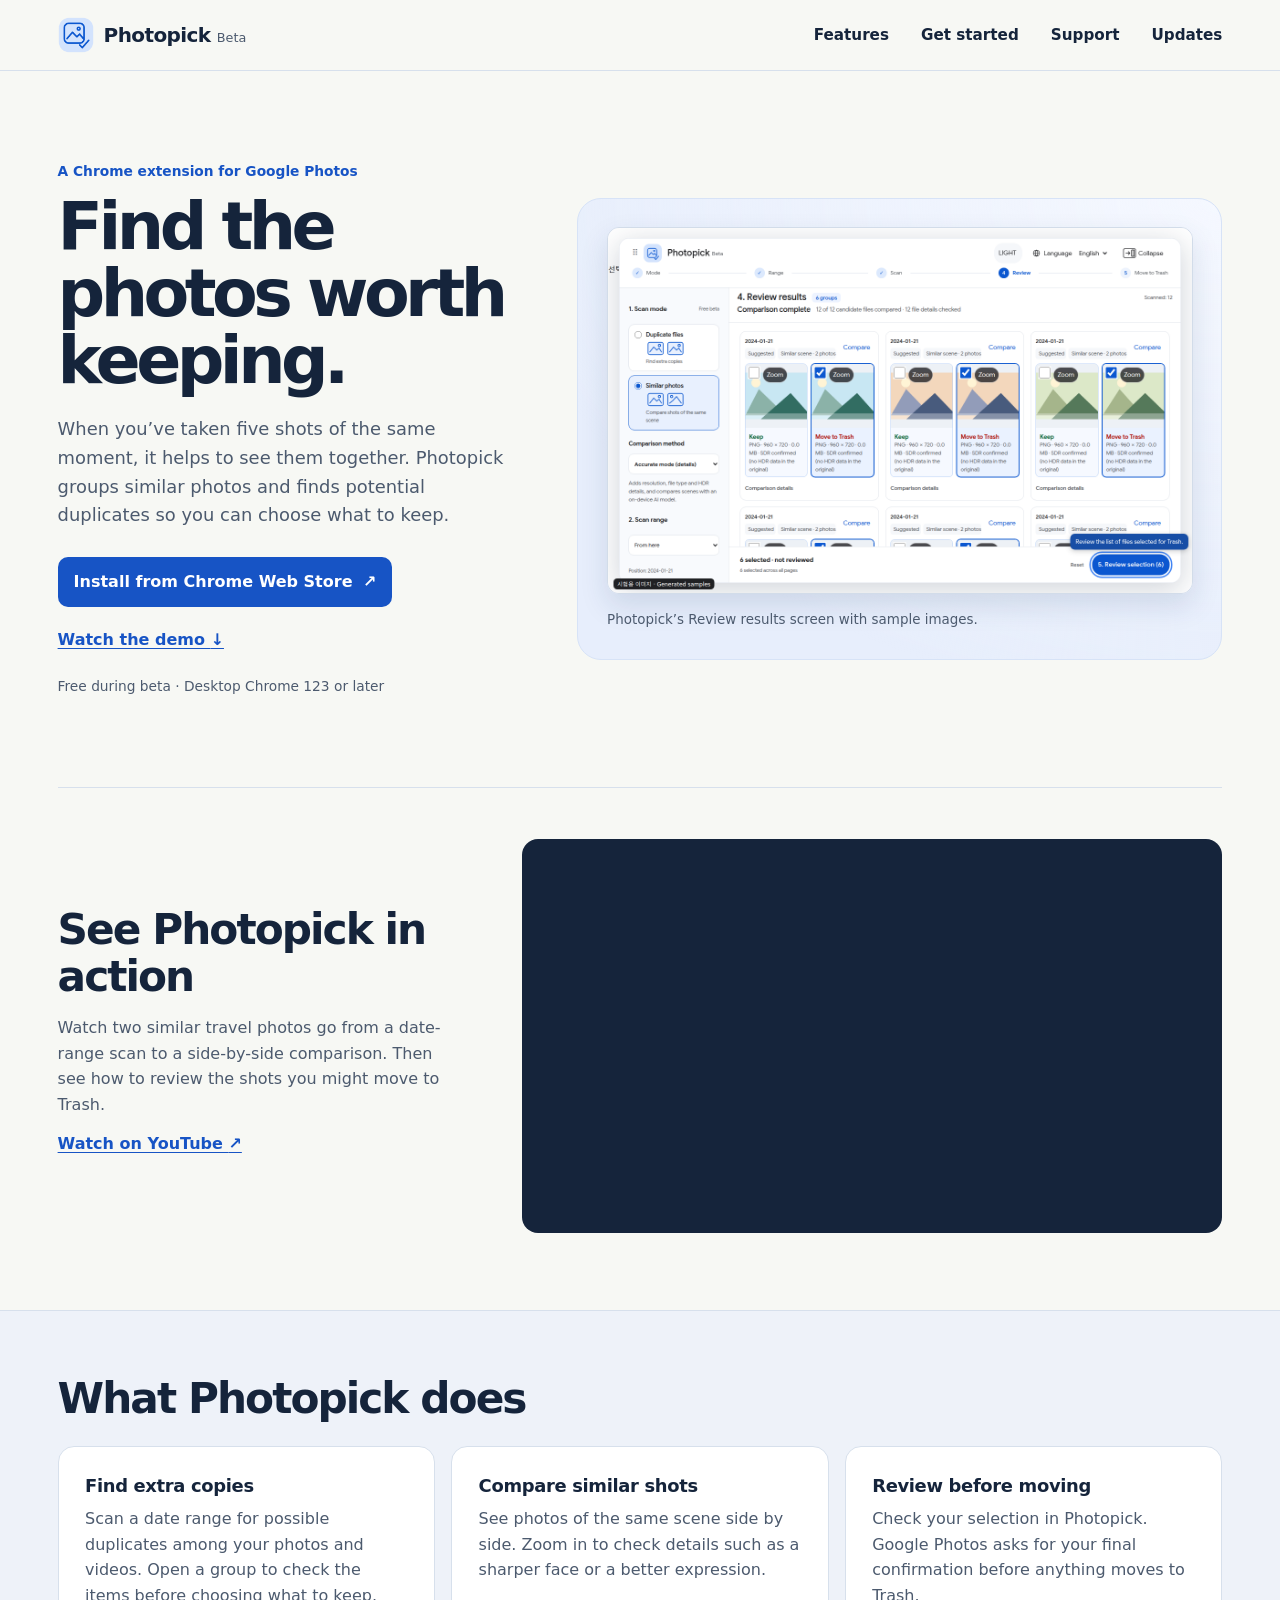
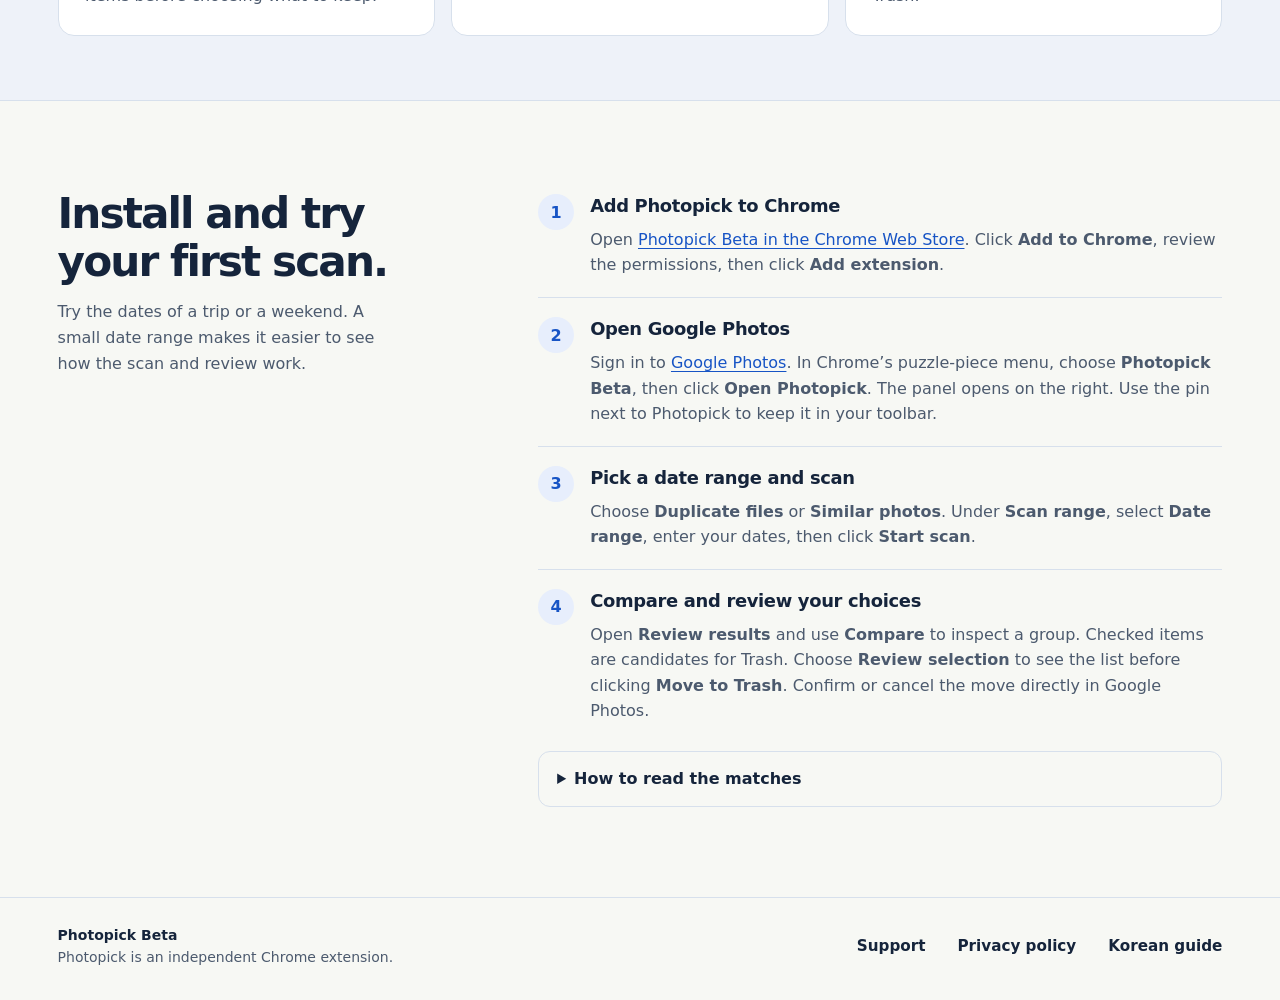
<file: index.html>
<!doctype html>
<html lang="en">
<head>
  <meta charset="utf-8">
  <meta name="viewport" content="width=device-width, initial-scale=1">
  <title>Photopick Beta | Compare and organize your Google Photos</title>
  <meta name="description" content="Find duplicate files and compare similar photos side by side. Install Photopick Beta for desktop Chrome and learn how to review your first set of photos.">
  <link rel="canonical" href="https://ycshinbass.github.io/photopick-support/">
  <link rel="icon" href="assets/photopick.png" type="image/png">
  <link rel="stylesheet" href="home.css">
</head>
<body>
  <a class="skip-link" href="#en">Skip to content</a>
  <header class="site-header">
    <div class="wrap header-inner">
      <a class="brand" href="./">
        <img src="assets/photopick.png" width="36" height="36" alt="">
        <span>Photopick <small>Beta</small></span>
      </a>
      <nav aria-label="Main navigation">
        <a href="#features">Features</a>
        <a href="#get-started">Get started</a>
        <a href="support.html#en">Support</a>
        <a href="updates.html">Updates</a>
      </nav>
    </div>
  </header>

  <main id="en" tabindex="-1">
    <section class="hero wrap" aria-labelledby="page-title">
      <div>
        <p class="eyebrow">A Chrome extension for Google Photos</p>
        <h1 id="page-title">Find the photos worth keeping.</h1>
        <p class="intro">When you’ve taken five shots of the same moment, it helps to see them together. Photopick groups similar photos and finds potential duplicates so you can choose what to keep.</p>
        <div class="actions">
          <a class="button" href="https://chromewebstore.google.com/detail/photopick-beta/kfdidcpjlmglkmmcmikgjlmopjfedipi?hl=en">Install from Chrome Web Store <span aria-hidden="true">↗</span></a>
          <a class="text-link" href="#demo">Watch the demo <span aria-hidden="true">↓</span></a>
        </div>
        <p class="availability">Free during beta · Desktop Chrome 123 or later</p>
      </div>

      <figure class="product">
        <a href="assets/review-results.png" aria-label="Open the full-size screenshot of Photopick’s Review results screen">
          <img src="assets/review-results.png" width="1280" height="800" alt="Photopick’s Review results screen showing pairs of similar photos with Keep and Move to Trash labels">
        </a>
        <figcaption>Photopick’s Review results screen with sample images.</figcaption>
      </figure>
    </section>

    <section class="video-tour wrap" id="demo" aria-labelledby="demo-title">
      <div class="tour-intro">
        <h2 id="demo-title">See Photopick in action</h2>
        <p>Watch two similar travel photos go from a date-range scan to a side-by-side comparison. Then see how to review the shots you might move to Trash.</p>
        <a class="text-link" href="https://www.youtube.com/watch?v=dmz6d0GBWeU">Watch on YouTube <span aria-hidden="true">↗</span></a>
      </div>
      <iframe
        class="demo-player"
        src="https://www.youtube-nocookie.com/embed/dmz6d0GBWeU?cc_lang_pref=en&amp;hl=en"
        title="Photopick demo: Compare similar photos in Google Photos"
        width="960" height="540"
        loading="lazy"
        referrerpolicy="strict-origin-when-cross-origin"
        allow="encrypted-media; picture-in-picture; fullscreen"
        allowfullscreen>
      </iframe>
    </section>

    <section class="features" id="features" aria-labelledby="features-title">
      <div class="wrap">
        <h2 id="features-title">What Photopick does</h2>
        <div class="feature-grid">
          <article>
            <h3>Find extra copies</h3>
            <p>Scan a date range for possible duplicates among your photos and videos. Open a group to check the items before choosing what to keep.</p>
          </article>
          <article>
            <h3>Compare similar shots</h3>
            <p>See photos of the same scene side by side. Zoom in to check details such as a sharper face or a better expression.</p>
          </article>
          <article>
            <h3>Review before moving</h3>
            <p>Check your selection in Photopick. Google Photos asks for your final confirmation before anything moves to Trash.</p>
          </article>
        </div>
      </div>
    </section>

    <section class="quick-start wrap" id="get-started" aria-labelledby="start-title">
      <div class="start-intro">
        <h2 id="start-title">Install and try your first scan.</h2>
        <p>Try the dates of a trip or a weekend. A small date range makes it easier to see how the scan and review work.</p>
      </div>
      <div>
        <ol class="steps">
          <li>
            <h3>Add Photopick to Chrome</h3>
            <p>Open <a href="https://chromewebstore.google.com/detail/photopick-beta/kfdidcpjlmglkmmcmikgjlmopjfedipi?hl=en">Photopick Beta in the Chrome Web Store</a>. Click <strong>Add to Chrome</strong>, review the permissions, then click <strong>Add extension</strong>.</p>
          </li>
          <li>
            <h3>Open Google Photos</h3>
            <p>Sign in to <a href="https://photos.google.com/">Google Photos</a>. In Chrome’s puzzle-piece menu, choose <strong>Photopick Beta</strong>, then click <strong>Open Photopick</strong>. The panel opens on the right. Use the pin next to Photopick to keep it in your toolbar.</p>
          </li>
          <li>
            <h3>Pick a date range and scan</h3>
            <p>Choose <strong>Duplicate files</strong> or <strong>Similar photos</strong>. Under <strong>Scan range</strong>, select <strong>Date range</strong>, enter your dates, then click <strong>Start scan</strong>.</p>
          </li>
          <li>
            <h3>Compare and review your choices</h3>
            <p>Open <strong>Review results</strong> and use <strong>Compare</strong> to inspect a group. Checked items are candidates for Trash. Choose <strong>Review selection</strong> to see the list before clicking <strong>Move to Trash</strong>. Confirm or cancel the move directly in Google Photos.</p>
          </li>
        </ol>

        <details>
          <summary>How to read the matches</summary>
          <p>Fast mode compares previews. Accurate mode can also check available file details such as dimensions, file type and HDR information. Matching previews can come from different originals, so look at the file details and the images before deciding. For videos, review any parts you care about in Google Photos.</p>
          <p>Use <strong>Review needed</strong> to find groups that need a closer look and <strong>Refresh photo details</strong> to check a group again. If you move the wrong item, open Google Photos Trash and restore it while it is still there.</p>
        </details>
      </div>
    </section>
  </main>

  <footer class="site-footer">
    <div class="wrap footer-inner">
      <p><strong>Photopick Beta</strong><br>Photopick is an independent Chrome extension.</p>
      <nav aria-label="Help and information">
        <a href="support.html#en">Support</a>
        <a href="privacy.html#en">Privacy policy</a>
        <a id="ko" href="guide-ko.html">Korean guide</a>
      </nav>
    </div>
  </footer>
</body>
</html>
</file>
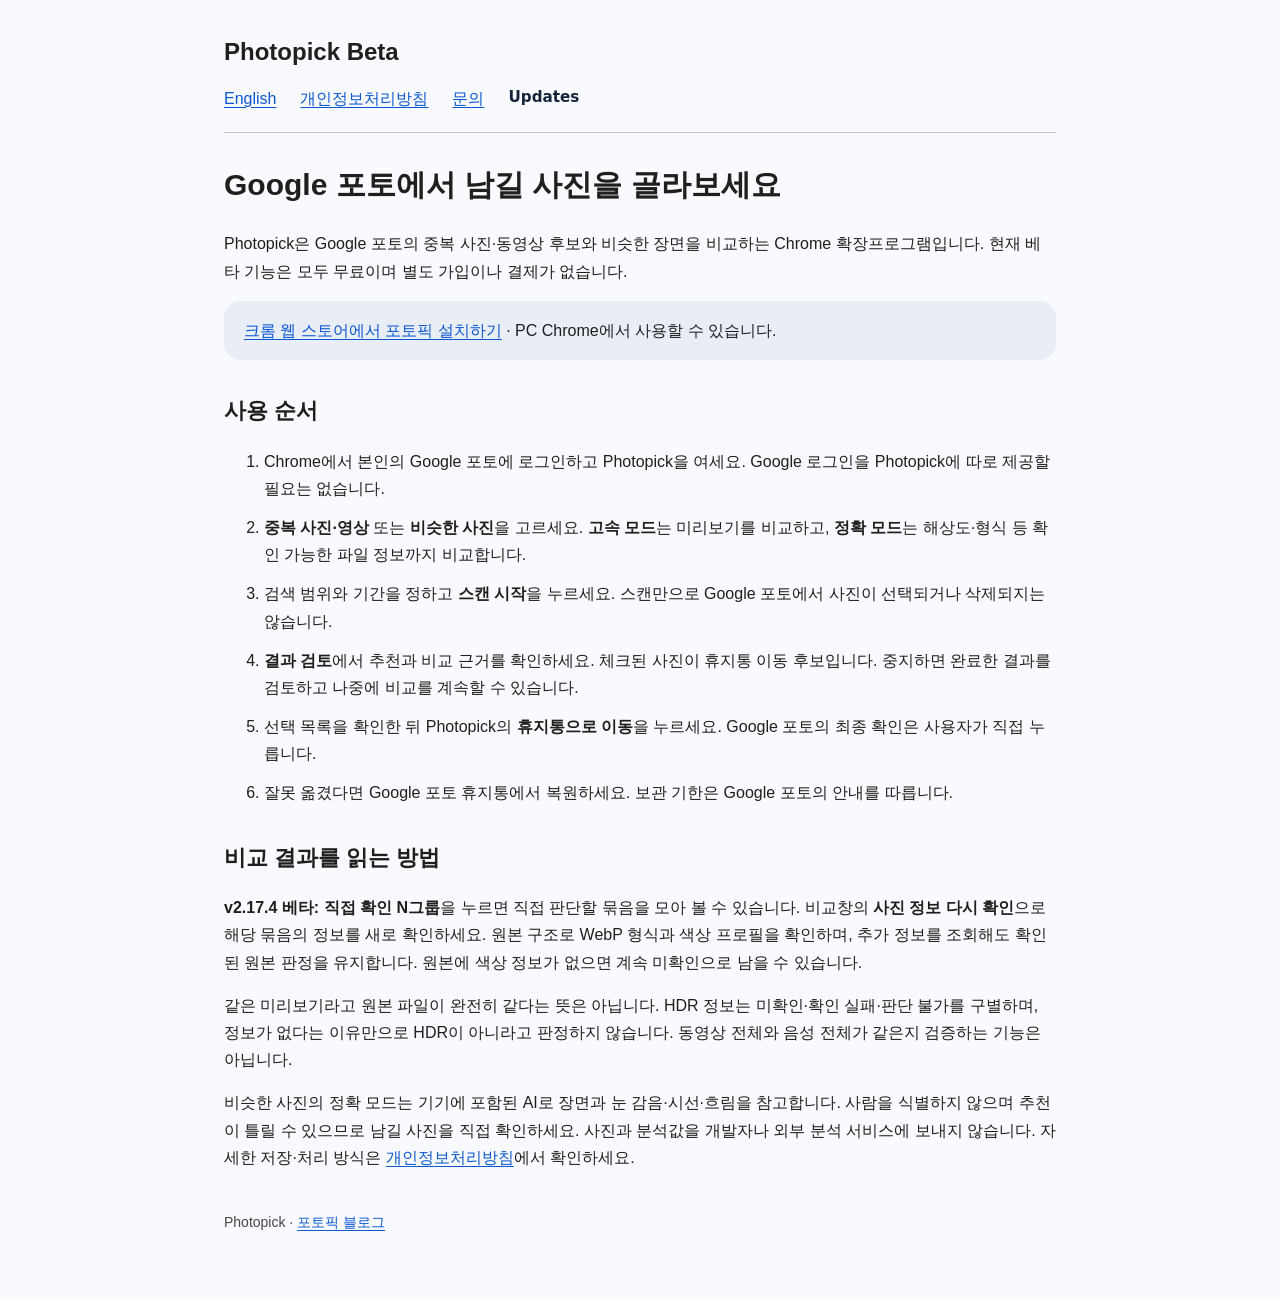
<file: guide-ko.html>
<!doctype html><html lang="ko"><head><meta charset="utf-8"><meta name="viewport" content="width=device-width,initial-scale=1"><title>포토픽 베타 | 한국어 사용 안내</title><link rel="stylesheet" href="site.css"></head><body><main><header><a href="./">Photopick Beta</a><nav aria-label="메뉴"><a href="./">English</a><a href="privacy.html#ko">개인정보처리방침</a><a href="support.html#ko">문의</a><a class="updates-link" href="updates.html" lang="en">Updates</a></nav></header>
<section id="ko" lang="ko"><h1>Google 포토에서 남길 사진을 골라보세요</h1><p>Photopick은 Google 포토의 중복 사진·동영상 후보와 비슷한 장면을 비교하는 Chrome 확장프로그램입니다. 현재 베타 기능은 모두 무료이며 별도 가입이나 결제가 없습니다.</p><p class="note"><a href="https://chromewebstore.google.com/detail/photopick-beta/kfdidcpjlmglkmmcmikgjlmopjfedipi?hl=ko">크롬 웹 스토어에서 포토픽 설치하기</a> · PC Chrome에서 사용할 수 있습니다.</p>
<h2>사용 순서</h2><ol><li>Chrome에서 본인의 Google 포토에 로그인하고 Photopick을 여세요. Google 로그인을 Photopick에 따로 제공할 필요는 없습니다.</li><li><strong>중복 사진·영상</strong> 또는 <strong>비슷한 사진</strong>을 고르세요. <strong>고속 모드</strong>는 미리보기를 비교하고, <strong>정확 모드</strong>는 해상도·형식 등 확인 가능한 파일 정보까지 비교합니다.</li><li>검색 범위와 기간을 정하고 <strong>스캔 시작</strong>을 누르세요. 스캔만으로 Google 포토에서 사진이 선택되거나 삭제되지는 않습니다.</li><li><strong>결과 검토</strong>에서 추천과 비교 근거를 확인하세요. 체크된 사진이 휴지통 이동 후보입니다. 중지하면 완료한 결과를 검토하고 나중에 비교를 계속할 수 있습니다.</li><li>선택 목록을 확인한 뒤 Photopick의 <strong>휴지통으로 이동</strong>을 누르세요. Google 포토의 최종 확인은 사용자가 직접 누릅니다.</li><li>잘못 옮겼다면 Google 포토 휴지통에서 복원하세요. 보관 기한은 Google 포토의 안내를 따릅니다.</li></ol>
<h2>비교 결과를 읽는 방법</h2><p><strong>v2.17.4 베타:</strong> <strong>직접 확인 N그룹</strong>을 누르면 직접 판단할 묶음을 모아 볼 수 있습니다. 비교창의 <strong>사진 정보 다시 확인</strong>으로 해당 묶음의 정보를 새로 확인하세요. 원본 구조로 WebP 형식과 색상 프로필을 확인하며, 추가 정보를 조회해도 확인된 원본 판정을 유지합니다. 원본에 색상 정보가 없으면 계속 미확인으로 남을 수 있습니다.</p><p>같은 미리보기라고 원본 파일이 완전히 같다는 뜻은 아닙니다. HDR 정보는 미확인·확인 실패·판단 불가를 구별하며, 정보가 없다는 이유만으로 HDR이 아니라고 판정하지 않습니다. 동영상 전체와 음성 전체가 같은지 검증하는 기능은 아닙니다.</p><p>비슷한 사진의 정확 모드는 기기에 포함된 AI로 장면과 눈 감음·시선·흐림을 참고합니다. 사람을 식별하지 않으며 추천이 틀릴 수 있으므로 남길 사진을 직접 확인하세요. 사진과 분석값을 개발자나 외부 분석 서비스에 보내지 않습니다. 자세한 저장·처리 방식은 <a href="privacy.html#ko">개인정보처리방침</a>에서 확인하세요.</p></section>
<footer>Photopick · <a href="https://photopick.tistory.com/">포토픽 블로그</a></footer></main></body></html>
</file>
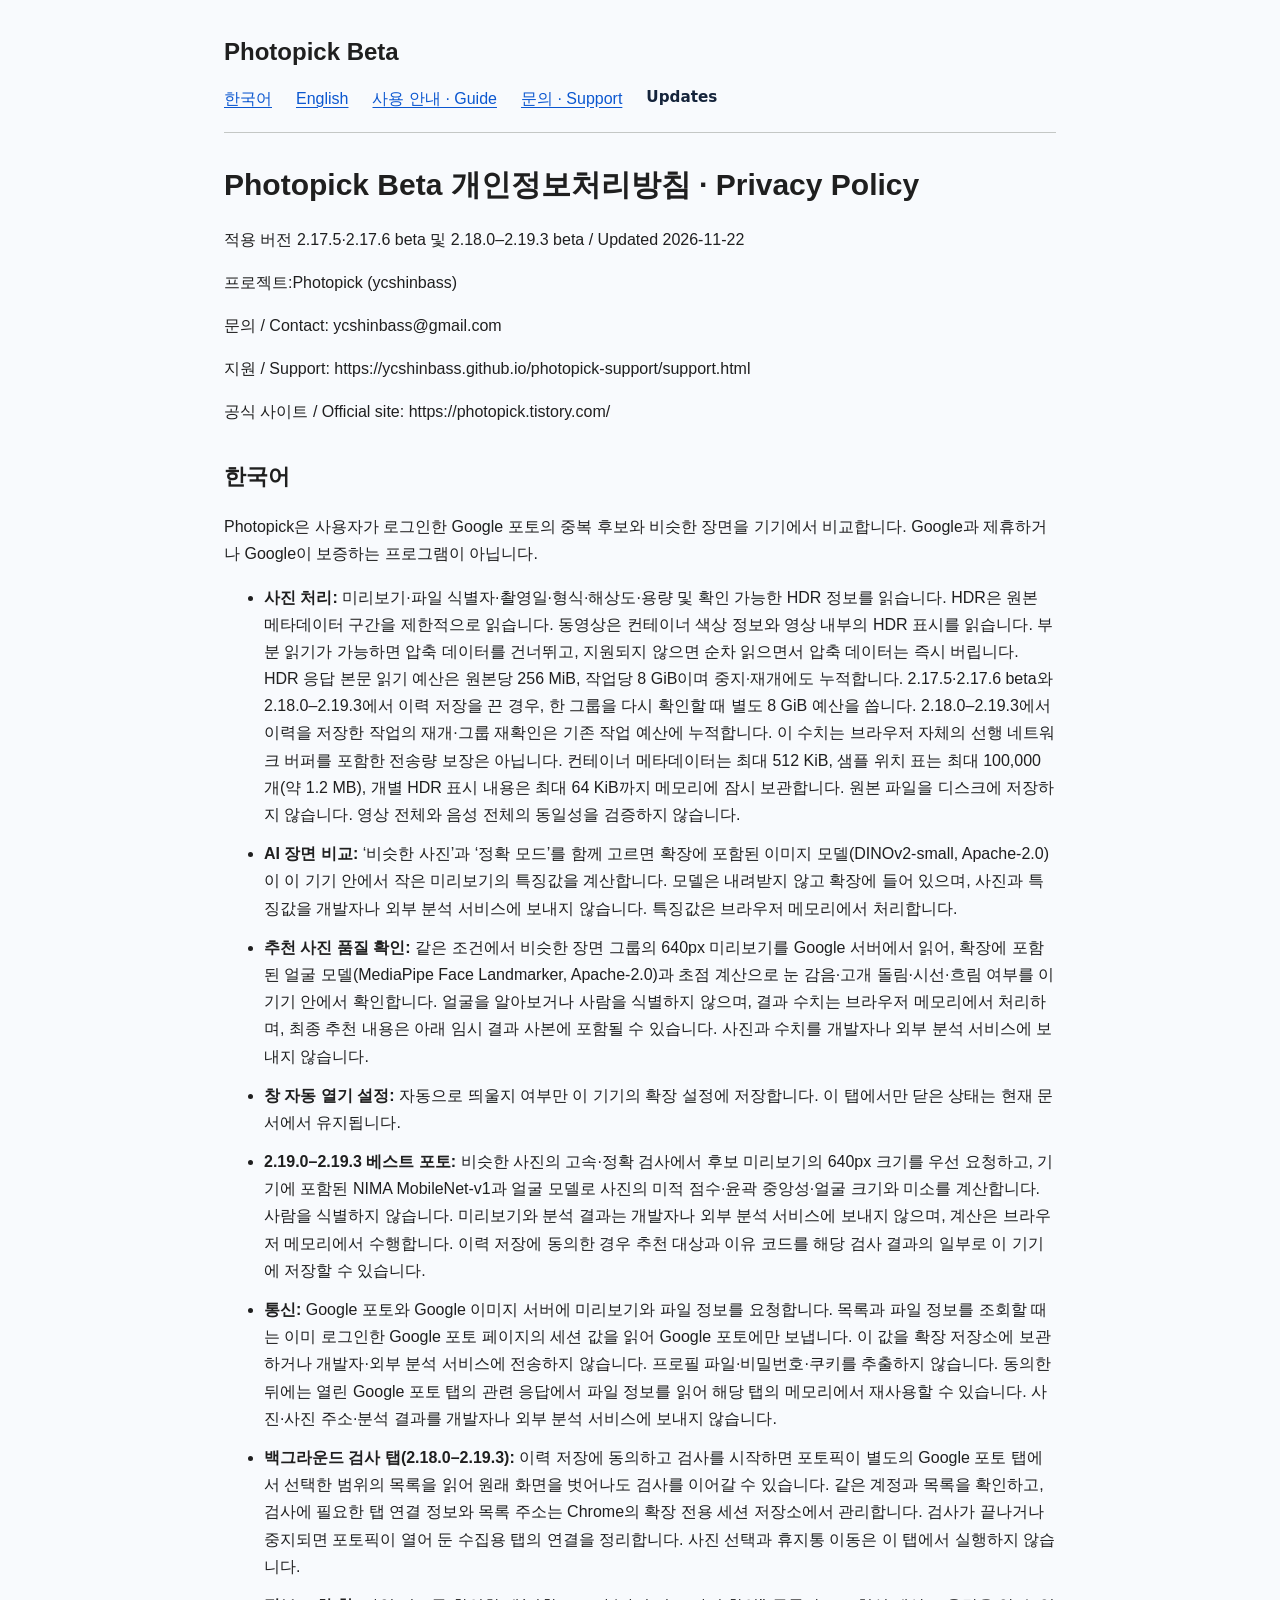
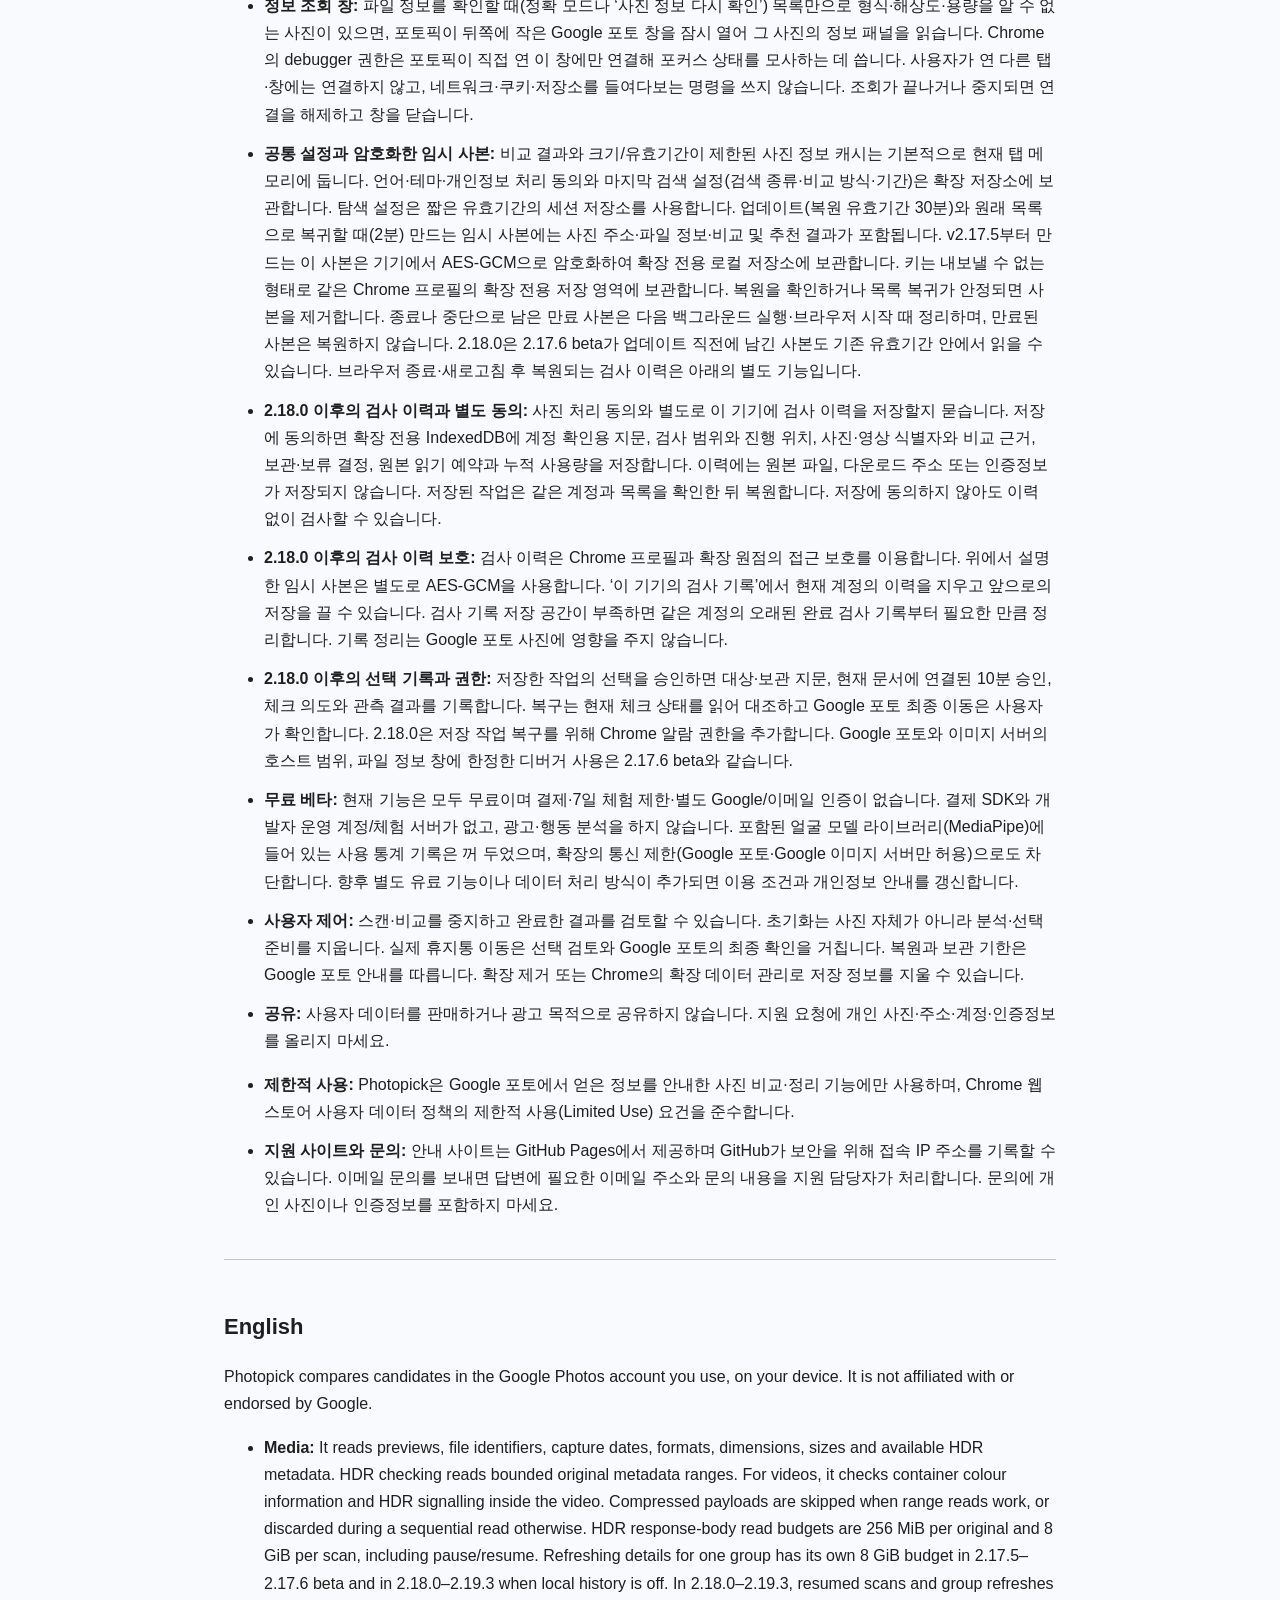
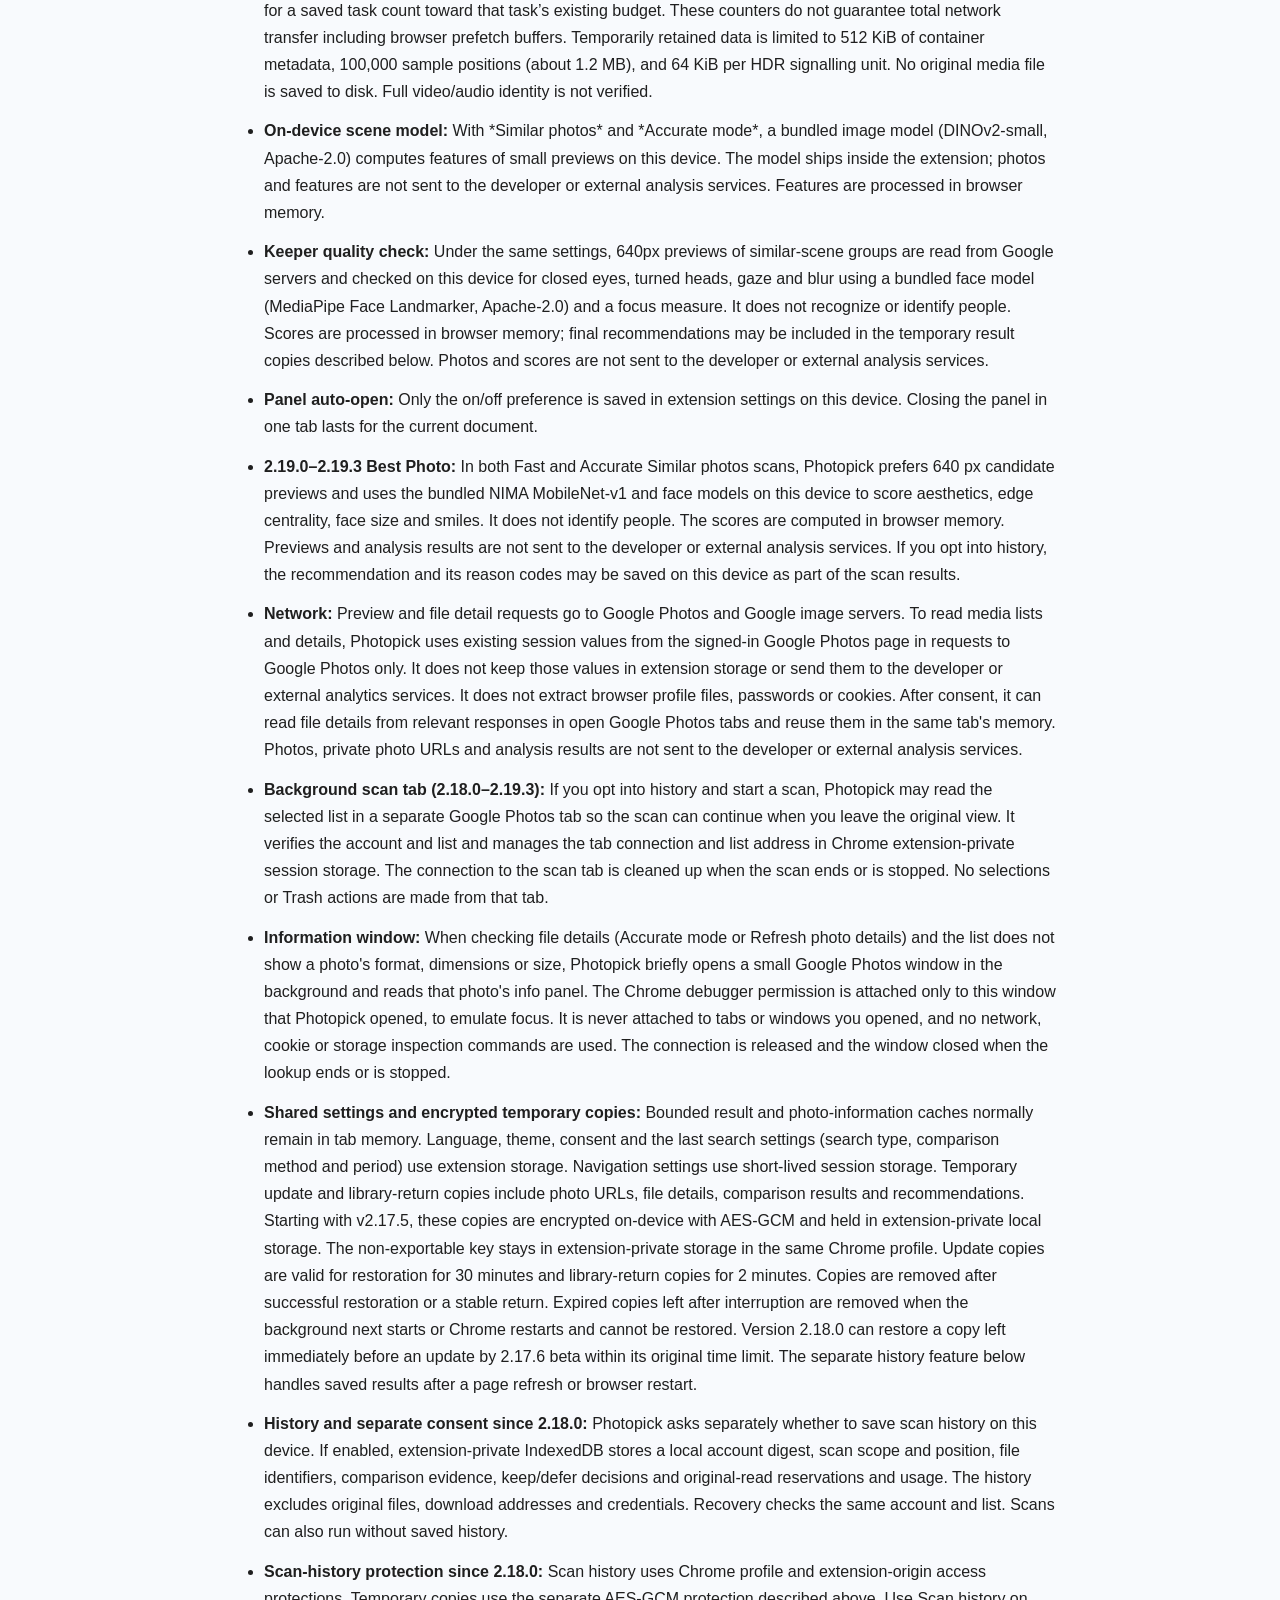
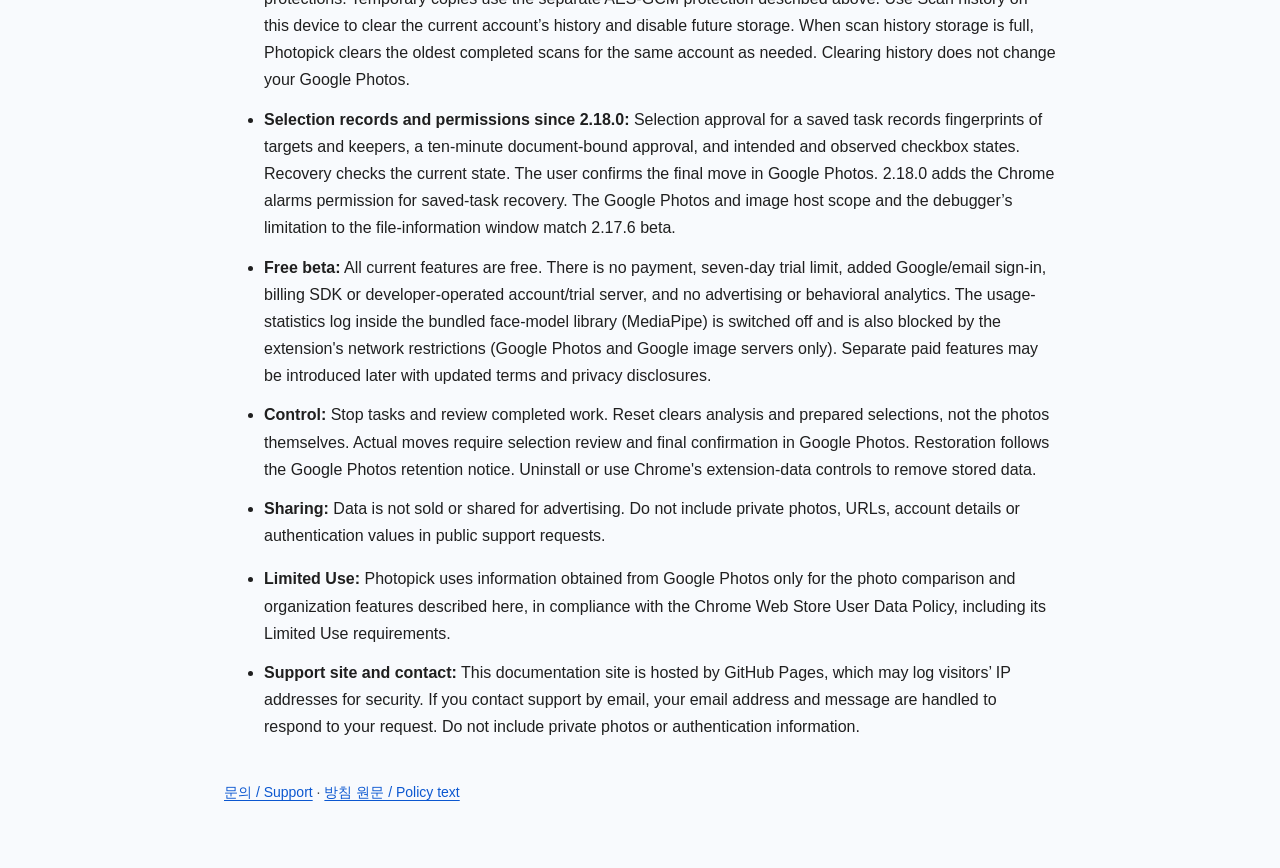
<file: privacy.html>
<!doctype html>
<html lang="ko"><head><meta charset="utf-8"><meta name="viewport" content="width=device-width,initial-scale=1">
<meta name="photopick-policy-version" content="2.19.3"><meta name="photopick-policy-sha256" content="ae41bc792866652e832fced6472a94022ca95859d6a5ddad2f498969e9a954eb">
<title>Photopick · 개인정보처리방침 / Privacy policy</title><link rel="stylesheet" href="site.css"></head>
<body><main><header><a href="./">Photopick Beta</a><nav aria-label="Menu"><a href="#ko">한국어</a><a href="#en">English</a><a href="./">사용 안내 · Guide</a><a href="support.html">문의 · Support</a><a class="updates-link" href="updates.html" lang="en">Updates</a></nav></header>
<h1>Photopick Beta 개인정보처리방침 · Privacy Policy</h1><p>적용 버전 2.17.5·2.17.6 beta 및 2.18.0–2.19.3 beta / Updated 2026-11-22</p><p>프로젝트:Photopick (ycshinbass)</p><p>문의 / Contact: ycshinbass@gmail.com</p><p>지원 / Support: https://ycshinbass.github.io/photopick-support/support.html</p><p>공식 사이트 / Official site: https://photopick.tistory.com/</p><section id="ko" lang="ko"><h2>한국어</h2><p>Photopick은 사용자가 로그인한 Google 포토의 중복 후보와 비슷한 장면을 기기에서 비교합니다. Google과 제휴하거나 Google이 보증하는 프로그램이 아닙니다.</p><ul><li><strong>사진 처리:</strong> 미리보기·파일 식별자·촬영일·형식·해상도·용량 및 확인 가능한 HDR 정보를 읽습니다. HDR은 원본 메타데이터 구간을 제한적으로 읽습니다. 동영상은 컨테이너 색상 정보와 영상 내부의 HDR 표시를 읽습니다. 부분 읽기가 가능하면 압축 데이터를 건너뛰고, 지원되지 않으면 순차 읽으면서 압축 데이터는 즉시 버립니다. HDR 응답 본문 읽기 예산은 원본당 256 MiB, 작업당 8 GiB이며 중지·재개에도 누적합니다. 2.17.5·2.17.6 beta와 2.18.0–2.19.3에서 이력 저장을 끈 경우, 한 그룹을 다시 확인할 때 별도 8 GiB 예산을 씁니다. 2.18.0–2.19.3에서 이력을 저장한 작업의 재개·그룹 재확인은 기존 작업 예산에 누적합니다. 이 수치는 브라우저 자체의 선행 네트워크 버퍼를 포함한 전송량 보장은 아닙니다. 컨테이너 메타데이터는 최대 512 KiB, 샘플 위치 표는 최대 100,000개(약 1.2 MB), 개별 HDR 표시 내용은 최대 64 KiB까지 메모리에 잠시 보관합니다. 원본 파일을 디스크에 저장하지 않습니다. 영상 전체와 음성 전체의 동일성을 검증하지 않습니다.</li><li><strong>AI 장면 비교:</strong> ‘비슷한 사진’과 ‘정확 모드’를 함께 고르면 확장에 포함된 이미지 모델(DINOv2-small, Apache-2.0)이 이 기기 안에서 작은 미리보기의 특징값을 계산합니다. 모델은 내려받지 않고 확장에 들어 있으며, 사진과 특징값을 개발자나 외부 분석 서비스에 보내지 않습니다. 특징값은 브라우저 메모리에서 처리합니다.</li><li><strong>추천 사진 품질 확인:</strong> 같은 조건에서 비슷한 장면 그룹의 640px 미리보기를 Google 서버에서 읽어, 확장에 포함된 얼굴 모델(MediaPipe Face Landmarker, Apache-2.0)과 초점 계산으로 눈 감음·고개 돌림·시선·흐림 여부를 이 기기 안에서 확인합니다. 얼굴을 알아보거나 사람을 식별하지 않으며, 결과 수치는 브라우저 메모리에서 처리하며, 최종 추천 내용은 아래 임시 결과 사본에 포함될 수 있습니다. 사진과 수치를 개발자나 외부 분석 서비스에 보내지 않습니다.</li><li><strong>창 자동 열기 설정:</strong> 자동으로 띄울지 여부만 이 기기의 확장 설정에 저장합니다. 이 탭에서만 닫은 상태는 현재 문서에서 유지됩니다.</li><li><strong>2.19.0–2.19.3 베스트 포토:</strong> 비슷한 사진의 고속·정확 검사에서 후보 미리보기의 640px 크기를 우선 요청하고, 기기에 포함된 NIMA MobileNet-v1과 얼굴 모델로 사진의 미적 점수·윤곽 중앙성·얼굴 크기와 미소를 계산합니다. 사람을 식별하지 않습니다. 미리보기와 분석 결과는 개발자나 외부 분석 서비스에 보내지 않으며, 계산은 브라우저 메모리에서 수행합니다. 이력 저장에 동의한 경우 추천 대상과 이유 코드를 해당 검사 결과의 일부로 이 기기에 저장할 수 있습니다.</li><li><strong>통신:</strong> Google 포토와 Google 이미지 서버에 미리보기와 파일 정보를 요청합니다. 목록과 파일 정보를 조회할 때는 이미 로그인한 Google 포토 페이지의 세션 값을 읽어 Google 포토에만 보냅니다. 이 값을 확장 저장소에 보관하거나 개발자·외부 분석 서비스에 전송하지 않습니다. 프로필 파일·비밀번호·쿠키를 추출하지 않습니다. 동의한 뒤에는 열린 Google 포토 탭의 관련 응답에서 파일 정보를 읽어 해당 탭의 메모리에서 재사용할 수 있습니다. 사진·사진 주소·분석 결과를 개발자나 외부 분석 서비스에 보내지 않습니다.</li><li><strong>백그라운드 검사 탭(2.18.0–2.19.3):</strong> 이력 저장에 동의하고 검사를 시작하면 포토픽이 별도의 Google 포토 탭에서 선택한 범위의 목록을 읽어 원래 화면을 벗어나도 검사를 이어갈 수 있습니다. 같은 계정과 목록을 확인하고, 검사에 필요한 탭 연결 정보와 목록 주소는 Chrome의 확장 전용 세션 저장소에서 관리합니다. 검사가 끝나거나 중지되면 포토픽이 열어 둔 수집용 탭의 연결을 정리합니다. 사진 선택과 휴지통 이동은 이 탭에서 실행하지 않습니다.</li><li><strong>정보 조회 창:</strong> 파일 정보를 확인할 때(정확 모드나 ‘사진 정보 다시 확인’) 목록만으로 형식·해상도·용량을 알 수 없는 사진이 있으면, 포토픽이 뒤쪽에 작은 Google 포토 창을 잠시 열어 그 사진의 정보 패널을 읽습니다. Chrome의 debugger 권한은 포토픽이 직접 연 이 창에만 연결해 포커스 상태를 모사하는 데 씁니다. 사용자가 연 다른 탭·창에는 연결하지 않고, 네트워크·쿠키·저장소를 들여다보는 명령을 쓰지 않습니다. 조회가 끝나거나 중지되면 연결을 해제하고 창을 닫습니다.</li><li><strong>공통 설정과 암호화한 임시 사본:</strong> 비교 결과와 크기/유효기간이 제한된 사진 정보 캐시는 기본적으로 현재 탭 메모리에 둡니다. 언어·테마·개인정보 처리 동의와 마지막 검색 설정(검색 종류·비교 방식·기간)은 확장 저장소에 보관합니다. 탐색 설정은 짧은 유효기간의 세션 저장소를 사용합니다. 업데이트(복원 유효기간 30분)와 원래 목록으로 복귀할 때(2분) 만드는 임시 사본에는 사진 주소·파일 정보·비교 및 추천 결과가 포함됩니다. v2.17.5부터 만드는 이 사본은 기기에서 AES-GCM으로 암호화하여 확장 전용 로컬 저장소에 보관합니다. 키는 내보낼 수 없는 형태로 같은 Chrome 프로필의 확장 전용 저장 영역에 보관합니다. 복원을 확인하거나 목록 복귀가 안정되면 사본을 제거합니다. 종료나 중단으로 남은 만료 사본은 다음 백그라운드 실행·브라우저 시작 때 정리하며, 만료된 사본은 복원하지 않습니다. 2.18.0은 2.17.6 beta가 업데이트 직전에 남긴 사본도 기존 유효기간 안에서 읽을 수 있습니다. 브라우저 종료·새로고침 후 복원되는 검사 이력은 아래의 별도 기능입니다.</li><li><strong>2.18.0 이후의 검사 이력과 별도 동의:</strong> 사진 처리 동의와 별도로 이 기기에 검사 이력을 저장할지 묻습니다. 저장에 동의하면 확장 전용 IndexedDB에 계정 확인용 지문, 검사 범위와 진행 위치, 사진·영상 식별자와 비교 근거, 보관·보류 결정, 원본 읽기 예약과 누적 사용량을 저장합니다. 이력에는 원본 파일, 다운로드 주소 또는 인증정보가 저장되지 않습니다. 저장된 작업은 같은 계정과 목록을 확인한 뒤 복원합니다. 저장에 동의하지 않아도 이력 없이 검사할 수 있습니다.</li><li><strong>2.18.0 이후의 검사 이력 보호:</strong> 검사 이력은 Chrome 프로필과 확장 원점의 접근 보호를 이용합니다. 위에서 설명한 임시 사본은 별도로 AES-GCM을 사용합니다. ‘이 기기의 검사 기록’에서 현재 계정의 이력을 지우고 앞으로의 저장을 끌 수 있습니다. 검사 기록 저장 공간이 부족하면 같은 계정의 오래된 완료 검사 기록부터 필요한 만큼 정리합니다. 기록 정리는 Google 포토 사진에 영향을 주지 않습니다.</li><li><strong>2.18.0 이후의 선택 기록과 권한:</strong> 저장한 작업의 선택을 승인하면 대상·보관 지문, 현재 문서에 연결된 10분 승인, 체크 의도와 관측 결과를 기록합니다. 복구는 현재 체크 상태를 읽어 대조하고 Google 포토 최종 이동은 사용자가 확인합니다. 2.18.0은 저장 작업 복구를 위해 Chrome 알람 권한을 추가합니다. Google 포토와 이미지 서버의 호스트 범위, 파일 정보 창에 한정한 디버거 사용은 2.17.6 beta와 같습니다.</li><li><strong>무료 베타:</strong> 현재 기능은 모두 무료이며 결제·7일 체험 제한·별도 Google/이메일 인증이 없습니다. 결제 SDK와 개발자 운영 계정/체험 서버가 없고, 광고·행동 분석을 하지 않습니다. 포함된 얼굴 모델 라이브러리(MediaPipe)에 들어 있는 사용 통계 기록은 꺼 두었으며, 확장의 통신 제한(Google 포토·Google 이미지 서버만 허용)으로도 차단합니다. 향후 별도 유료 기능이나 데이터 처리 방식이 추가되면 이용 조건과 개인정보 안내를 갱신합니다.</li><li><strong>사용자 제어:</strong> 스캔·비교를 중지하고 완료한 결과를 검토할 수 있습니다. 초기화는 사진 자체가 아니라 분석·선택 준비를 지웁니다. 실제 휴지통 이동은 선택 검토와 Google 포토의 최종 확인을 거칩니다. 복원과 보관 기한은 Google 포토 안내를 따릅니다. 확장 제거 또는 Chrome의 확장 데이터 관리로 저장 정보를 지울 수 있습니다.</li><li><strong>공유:</strong> 사용자 데이터를 판매하거나 광고 목적으로 공유하지 않습니다. 지원 요청에 개인 사진·주소·계정·인증정보를 올리지 마세요.</li></ul><ul><li><strong>제한적 사용:</strong> Photopick은 Google 포토에서 얻은 정보를 안내한 사진 비교·정리 기능에만 사용하며, Chrome 웹 스토어 사용자 데이터 정책의 제한적 사용(Limited Use) 요건을 준수합니다.</li><li><strong>지원 사이트와 문의:</strong> 안내 사이트는 GitHub Pages에서 제공하며 GitHub가 보안을 위해 접속 IP 주소를 기록할 수 있습니다. 이메일 문의를 보내면 답변에 필요한 이메일 주소와 문의 내용을 지원 담당자가 처리합니다. 문의에 개인 사진이나 인증정보를 포함하지 마세요.</li></ul></section><section id="en" lang="en"><h2>English</h2><p>Photopick compares candidates in the Google Photos account you use, on your device. It is not affiliated with or endorsed by Google.</p><ul><li><strong>Media:</strong> It reads previews, file identifiers, capture dates, formats, dimensions, sizes and available HDR metadata. HDR checking reads bounded original metadata ranges. For videos, it checks container colour information and HDR signalling inside the video. Compressed payloads are skipped when range reads work, or discarded during a sequential read otherwise. HDR response-body read budgets are 256 MiB per original and 8 GiB per scan, including pause/resume. Refreshing details for one group has its own 8 GiB budget in 2.17.5–2.17.6 beta and in 2.18.0–2.19.3 when local history is off. In 2.18.0–2.19.3, resumed scans and group refreshes for a saved task count toward that task’s existing budget. These counters do not guarantee total network transfer including browser prefetch buffers. Temporarily retained data is limited to 512 KiB of container metadata, 100,000 sample positions (about 1.2 MB), and 64 KiB per HDR signalling unit. No original media file is saved to disk. Full video/audio identity is not verified.</li><li><strong>On-device scene model:</strong> With *Similar photos* and *Accurate mode*, a bundled image model (DINOv2-small, Apache-2.0) computes features of small previews on this device. The model ships inside the extension; photos and features are not sent to the developer or external analysis services. Features are processed in browser memory.</li><li><strong>Keeper quality check:</strong> Under the same settings, 640px previews of similar-scene groups are read from Google servers and checked on this device for closed eyes, turned heads, gaze and blur using a bundled face model (MediaPipe Face Landmarker, Apache-2.0) and a focus measure. It does not recognize or identify people. Scores are processed in browser memory; final recommendations may be included in the temporary result copies described below. Photos and scores are not sent to the developer or external analysis services.</li><li><strong>Panel auto-open:</strong> Only the on/off preference is saved in extension settings on this device. Closing the panel in one tab lasts for the current document.</li><li><strong>2.19.0–2.19.3 Best Photo:</strong> In both Fast and Accurate Similar photos scans, Photopick prefers 640 px candidate previews and uses the bundled NIMA MobileNet-v1 and face models on this device to score aesthetics, edge centrality, face size and smiles. It does not identify people. The scores are computed in browser memory. Previews and analysis results are not sent to the developer or external analysis services. If you opt into history, the recommendation and its reason codes may be saved on this device as part of the scan results.</li><li><strong>Network:</strong> Preview and file detail requests go to Google Photos and Google image servers. To read media lists and details, Photopick uses existing session values from the signed-in Google Photos page in requests to Google Photos only. It does not keep those values in extension storage or send them to the developer or external analytics services. It does not extract browser profile files, passwords or cookies. After consent, it can read file details from relevant responses in open Google Photos tabs and reuse them in the same tab&#x27;s memory. Photos, private photo URLs and analysis results are not sent to the developer or external analysis services.</li><li><strong>Background scan tab (2.18.0–2.19.3):</strong> If you opt into history and start a scan, Photopick may read the selected list in a separate Google Photos tab so the scan can continue when you leave the original view. It verifies the account and list and manages the tab connection and list address in Chrome extension-private session storage. The connection to the scan tab is cleaned up when the scan ends or is stopped. No selections or Trash actions are made from that tab.</li><li><strong>Information window:</strong> When checking file details (Accurate mode or Refresh photo details) and the list does not show a photo&#x27;s format, dimensions or size, Photopick briefly opens a small Google Photos window in the background and reads that photo&#x27;s info panel. The Chrome debugger permission is attached only to this window that Photopick opened, to emulate focus. It is never attached to tabs or windows you opened, and no network, cookie or storage inspection commands are used. The connection is released and the window closed when the lookup ends or is stopped.</li><li><strong>Shared settings and encrypted temporary copies:</strong> Bounded result and photo-information caches normally remain in tab memory. Language, theme, consent and the last search settings (search type, comparison method and period) use extension storage. Navigation settings use short-lived session storage. Temporary update and library-return copies include photo URLs, file details, comparison results and recommendations. Starting with v2.17.5, these copies are encrypted on-device with AES-GCM and held in extension-private local storage. The non-exportable key stays in extension-private storage in the same Chrome profile. Update copies are valid for restoration for 30 minutes and library-return copies for 2 minutes. Copies are removed after successful restoration or a stable return. Expired copies left after interruption are removed when the background next starts or Chrome restarts and cannot be restored. Version 2.18.0 can restore a copy left immediately before an update by 2.17.6 beta within its original time limit. The separate history feature below handles saved results after a page refresh or browser restart.</li><li><strong>History and separate consent since 2.18.0:</strong> Photopick asks separately whether to save scan history on this device. If enabled, extension-private IndexedDB stores a local account digest, scan scope and position, file identifiers, comparison evidence, keep/defer decisions and original-read reservations and usage. The history excludes original files, download addresses and credentials. Recovery checks the same account and list. Scans can also run without saved history.</li><li><strong>Scan-history protection since 2.18.0:</strong> Scan history uses Chrome profile and extension-origin access protections. Temporary copies use the separate AES-GCM protection described above. Use Scan history on this device to clear the current account’s history and disable future storage. When scan history storage is full, Photopick clears the oldest completed scans for the same account as needed. Clearing history does not change your Google Photos.</li><li><strong>Selection records and permissions since 2.18.0:</strong> Selection approval for a saved task records fingerprints of targets and keepers, a ten-minute document-bound approval, and intended and observed checkbox states. Recovery checks the current state. The user confirms the final move in Google Photos. 2.18.0 adds the Chrome alarms permission for saved-task recovery. The Google Photos and image host scope and the debugger’s limitation to the file-information window match 2.17.6 beta.</li><li><strong>Free beta:</strong> All current features are free. There is no payment, seven-day trial limit, added Google/email sign-in, billing SDK or developer-operated account/trial server, and no advertising or behavioral analytics. The usage-statistics log inside the bundled face-model library (MediaPipe) is switched off and is also blocked by the extension&#x27;s network restrictions (Google Photos and Google image servers only). Separate paid features may be introduced later with updated terms and privacy disclosures.</li><li><strong>Control:</strong> Stop tasks and review completed work. Reset clears analysis and prepared selections, not the photos themselves. Actual moves require selection review and final confirmation in Google Photos. Restoration follows the Google Photos retention notice. Uninstall or use Chrome&#x27;s extension-data controls to remove stored data.</li><li><strong>Sharing:</strong> Data is not sold or shared for advertising. Do not include private photos, URLs, account details or authentication values in public support requests.</li></ul><ul><li><strong>Limited Use:</strong> Photopick uses information obtained from Google Photos only for the photo comparison and organization features described here, in compliance with the Chrome Web Store User Data Policy, including its Limited Use requirements.</li><li><strong>Support site and contact:</strong> This documentation site is hosted by GitHub Pages, which may log visitors’ IP addresses for security. If you contact support by email, your email address and message are handled to respond to your request. Do not include private photos or authentication information.</li></ul></section>
<footer><a href="support.html">문의 / Support</a> · <a href="PRIVACY.md">방침 원문 / Policy text</a></footer></main></body></html>
</file>
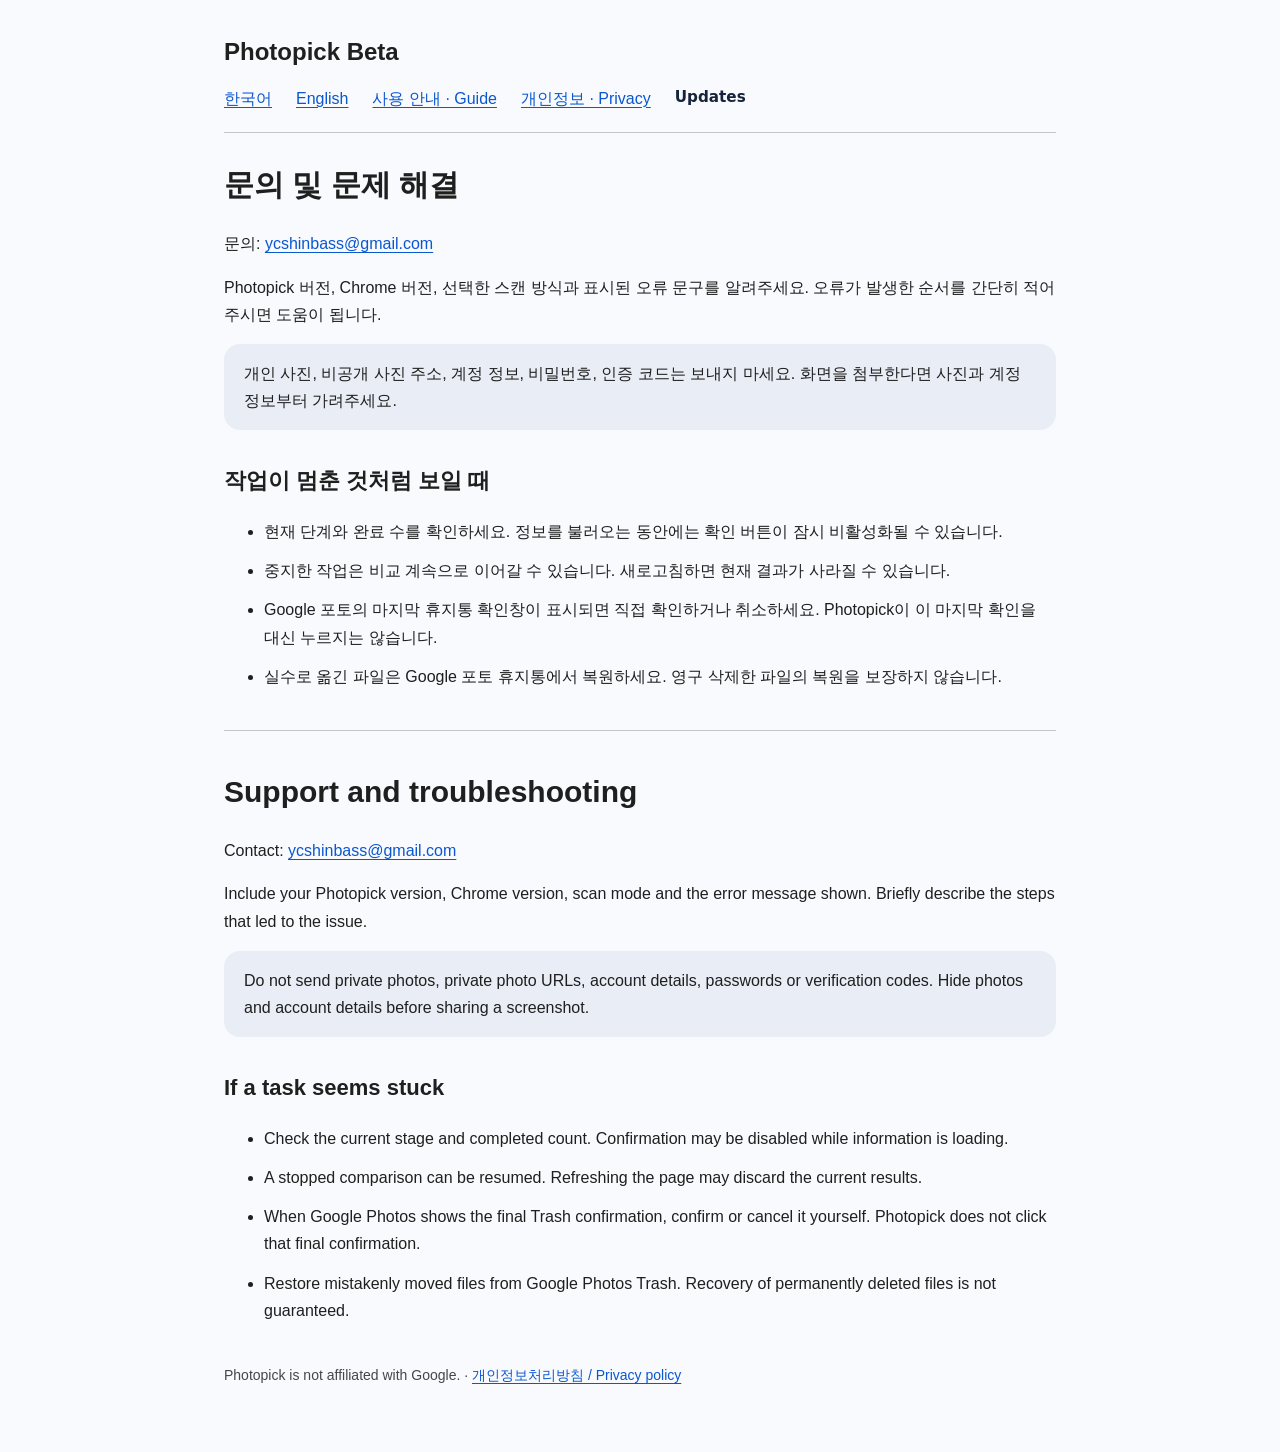
<file: support.html>
<!doctype html>
<html lang="ko"><head><meta charset="utf-8"><meta name="viewport" content="width=device-width,initial-scale=1"><meta name="photopick-page" content="support"><title>Photopick · 문의 / Support</title><link rel="stylesheet" href="site.css"></head>
<body><main><header><a href="./">Photopick Beta</a><nav aria-label="Menu"><a href="#ko">한국어</a><a href="#en">English</a><a href="./">사용 안내 · Guide</a><a href="privacy.html">개인정보 · Privacy</a><a class="updates-link" href="updates.html" lang="en">Updates</a></nav></header>
<section id="ko" lang="ko"><h1>문의 및 문제 해결</h1><p>문의: <a href="mailto:ycshinbass@gmail.com">ycshinbass@gmail.com</a></p><p>Photopick 버전, Chrome 버전, 선택한 스캔 방식과 표시된 오류 문구를 알려주세요. 오류가 발생한 순서를 간단히 적어주시면 도움이 됩니다.</p><p class="note">개인 사진, 비공개 사진 주소, 계정 정보, 비밀번호, 인증 코드는 보내지 마세요. 화면을 첨부한다면 사진과 계정 정보부터 가려주세요.</p><h2>작업이 멈춘 것처럼 보일 때</h2><ul><li>현재 단계와 완료 수를 확인하세요. 정보를 불러오는 동안에는 확인 버튼이 잠시 비활성화될 수 있습니다.</li><li>중지한 작업은 비교 계속으로 이어갈 수 있습니다. 새로고침하면 현재 결과가 사라질 수 있습니다.</li><li>Google 포토의 마지막 휴지통 확인창이 표시되면 직접 확인하거나 취소하세요. Photopick이 이 마지막 확인을 대신 누르지는 않습니다.</li><li>실수로 옮긴 파일은 Google 포토 휴지통에서 복원하세요. 영구 삭제한 파일의 복원을 보장하지 않습니다.</li></ul></section>
<section id="en" lang="en"><h1>Support and troubleshooting</h1><p>Contact: <a href="mailto:ycshinbass@gmail.com">ycshinbass@gmail.com</a></p><p>Include your Photopick version, Chrome version, scan mode and the error message shown. Briefly describe the steps that led to the issue.</p><p class="note">Do not send private photos, private photo URLs, account details, passwords or verification codes. Hide photos and account details before sharing a screenshot.</p><h2>If a task seems stuck</h2><ul><li>Check the current stage and completed count. Confirmation may be disabled while information is loading.</li><li>A stopped comparison can be resumed. Refreshing the page may discard the current results.</li><li>When Google Photos shows the final Trash confirmation, confirm or cancel it yourself. Photopick does not click that final confirmation.</li><li>Restore mistakenly moved files from Google Photos Trash. Recovery of permanently deleted files is not guaranteed.</li></ul></section>
<footer>Photopick is not affiliated with Google. · <a href="privacy.html">개인정보처리방침 / Privacy policy</a></footer></main></body></html>
</file>
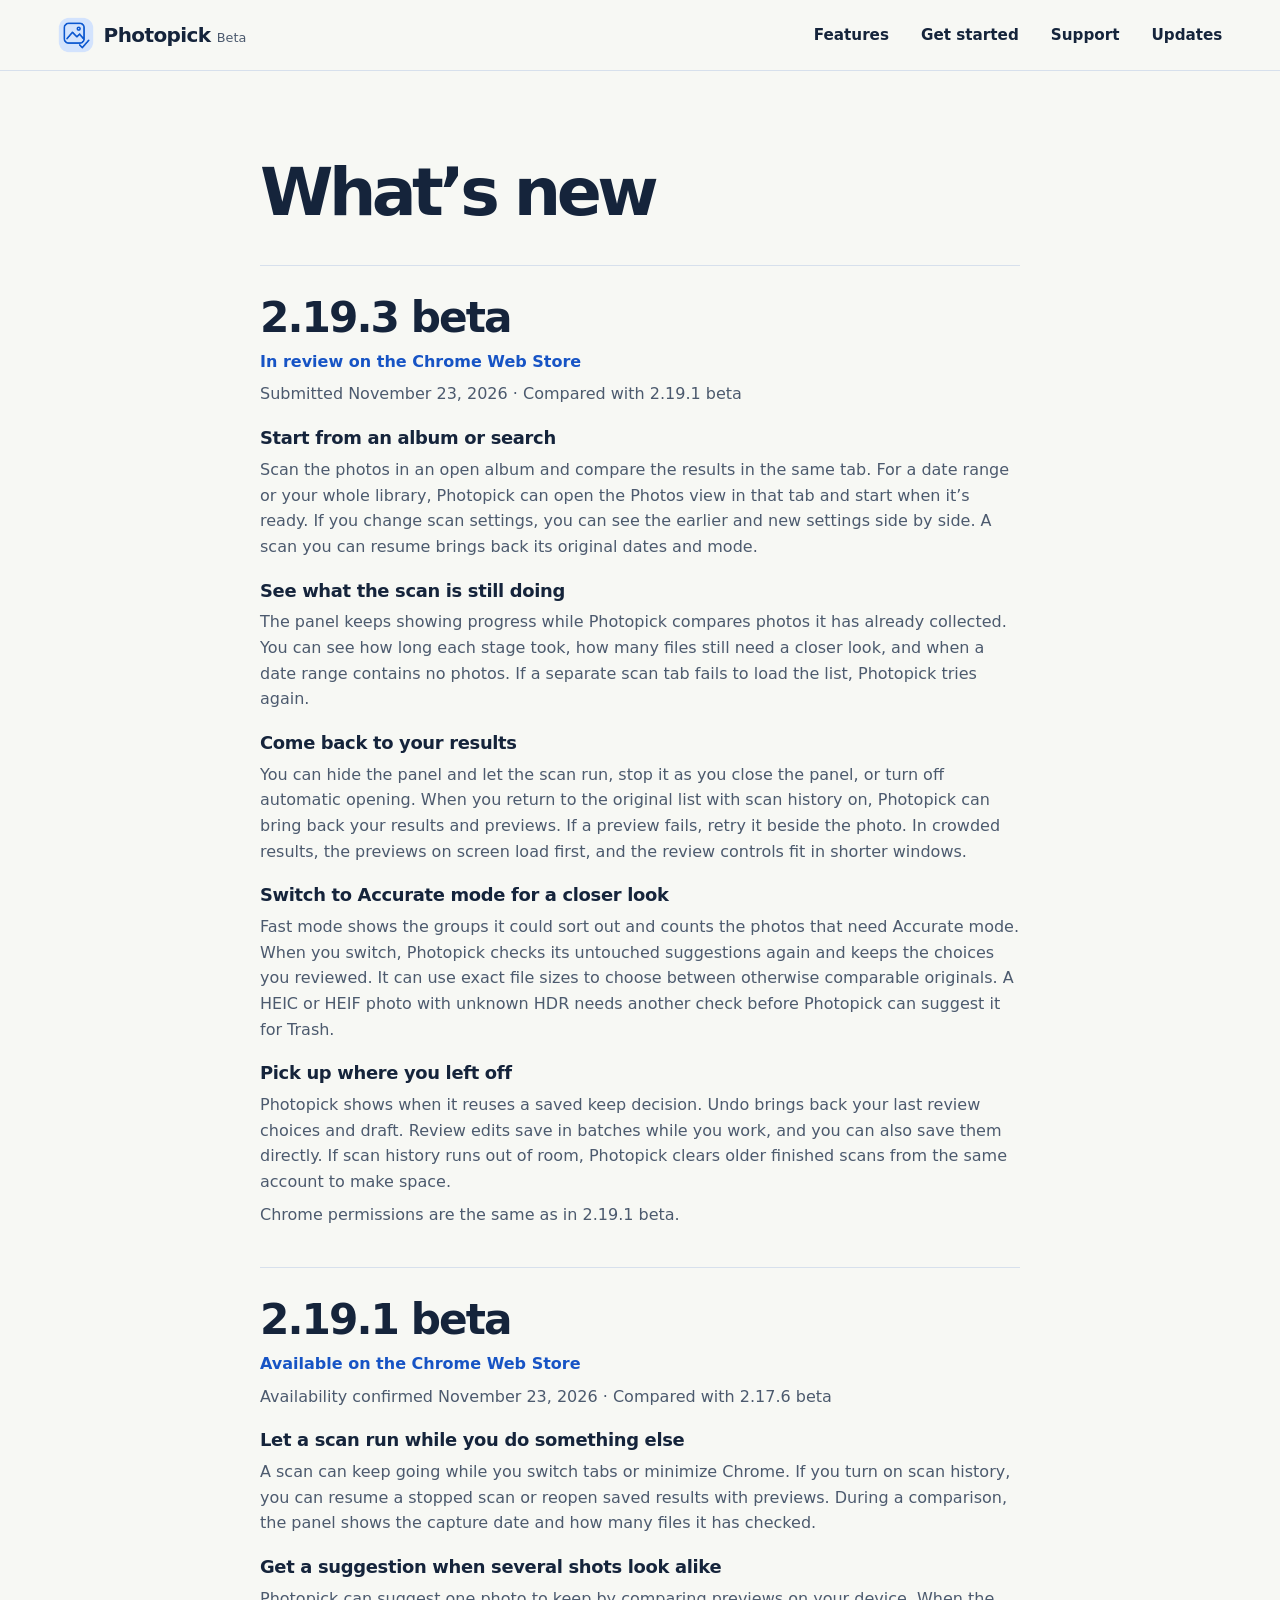
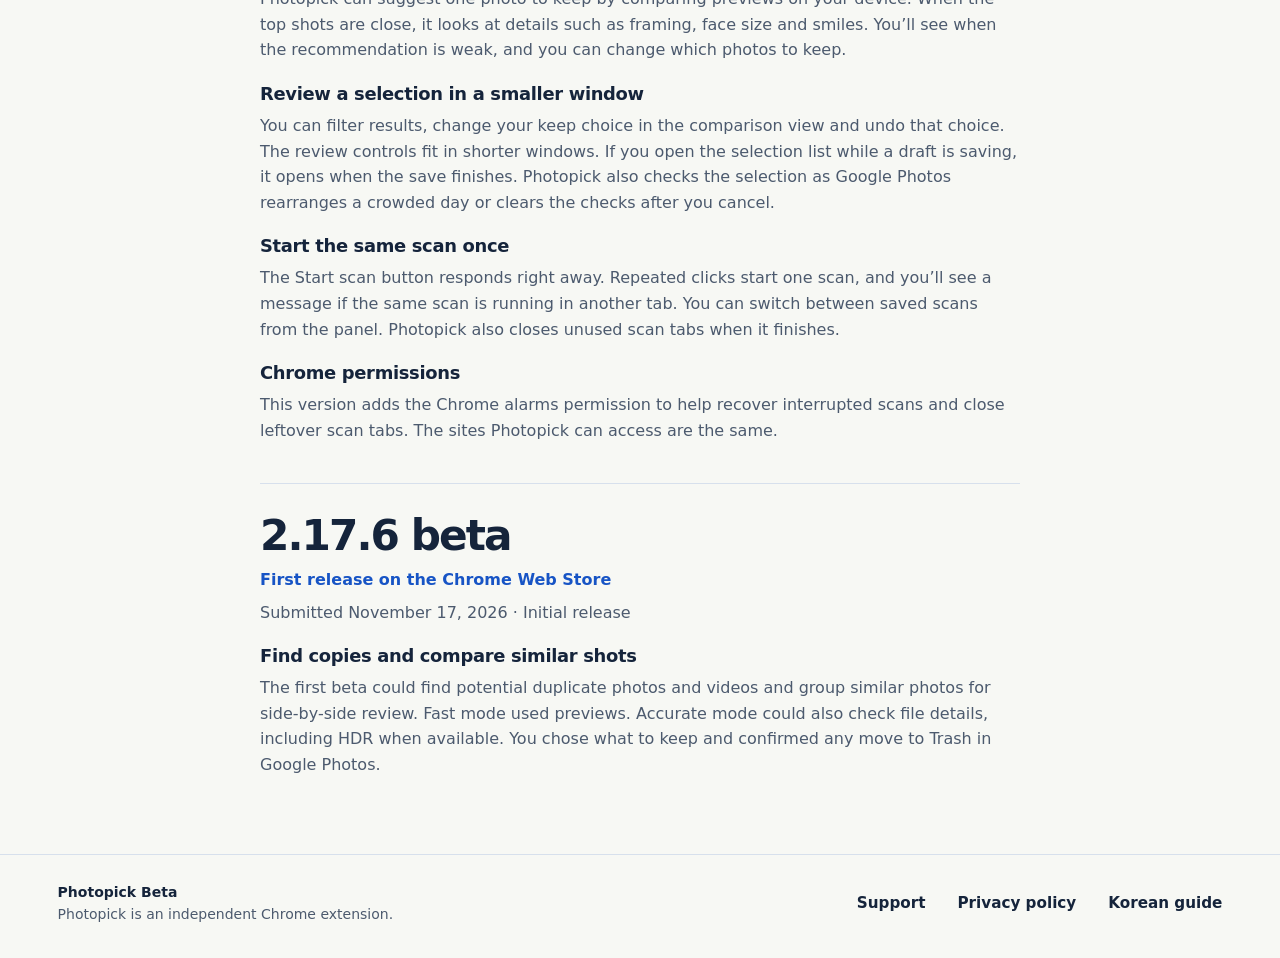
<file: updates.html>
<!doctype html>
<html lang="en">
<head>
  <meta charset="utf-8">
  <meta name="viewport" content="width=device-width, initial-scale=1">
  <title>Photopick Beta | What’s new</title>
  <meta name="description" content="See what changed in each Photopick Beta version submitted to the Chrome Web Store.">
  <link rel="canonical" href="https://ycshinbass.github.io/photopick-support/updates.html">
  <link rel="icon" href="assets/photopick.png" type="image/png">
  <link rel="stylesheet" href="home.css">
</head>
<body>
  <a class="skip-link" href="#en">Skip to content</a>
  <header class="site-header">
    <div class="wrap header-inner">
      <a class="brand" href="./">
        <img src="assets/photopick.png" width="36" height="36" alt="">
        <span>Photopick <small>Beta</small></span>
      </a>
      <nav aria-label="Main navigation">
        <a href="./#features">Features</a>
        <a href="./#get-started">Get started</a>
        <a href="support.html#en">Support</a>
        <a href="updates.html" aria-current="page">Updates</a>
      </nav>
    </div>
  </header>

  <main class="updates wrap" id="en" tabindex="-1">
    <h1>What’s new</h1>

    <article aria-labelledby="release-2-19-3">
      <h2 id="release-2-19-3">2.19.3 beta</h2>
      <p class="release-status">In review on the Chrome Web Store</p>
      <p>Submitted <time datetime="2026-11-23">November 23, 2026</time> · Compared with 2.19.1 beta</p>

      <h3>Start from an album or search</h3>
      <p>Scan the photos in an open album and compare the results in the same tab. For a date range or your whole library, Photopick can open the Photos view in that tab and start when it’s ready. If you change scan settings, you can see the earlier and new settings side by side. A scan you can resume brings back its original dates and mode.</p>

      <h3>See what the scan is still doing</h3>
      <p>The panel keeps showing progress while Photopick compares photos it has already collected. You can see how long each stage took, how many files still need a closer look, and when a date range contains no photos. If a separate scan tab fails to load the list, Photopick tries again.</p>

      <h3>Come back to your results</h3>
      <p>You can hide the panel and let the scan run, stop it as you close the panel, or turn off automatic opening. When you return to the original list with scan history on, Photopick can bring back your results and previews. If a preview fails, retry it beside the photo. In crowded results, the previews on screen load first, and the review controls fit in shorter windows.</p>

      <h3>Switch to Accurate mode for a closer look</h3>
      <p>Fast mode shows the groups it could sort out and counts the photos that need Accurate mode. When you switch, Photopick checks its untouched suggestions again and keeps the choices you reviewed. It can use exact file sizes to choose between otherwise comparable originals. A HEIC or HEIF photo with unknown HDR needs another check before Photopick can suggest it for Trash.</p>

      <h3>Pick up where you left off</h3>
      <p>Photopick shows when it reuses a saved keep decision. Undo brings back your last review choices and draft. Review edits save in batches while you work, and you can also save them directly. If scan history runs out of room, Photopick clears older finished scans from the same account to make space.</p>

      <p>Chrome permissions are the same as in 2.19.1 beta.</p>
    </article>

    <article aria-labelledby="release-2-19-1">
      <h2 id="release-2-19-1">2.19.1 beta</h2>
      <p class="release-status">Available on the Chrome Web Store</p>
      <p>Availability confirmed <time datetime="2026-11-23">November 23, 2026</time> · Compared with 2.17.6 beta</p>

      <h3>Let a scan run while you do something else</h3>
      <p>A scan can keep going while you switch tabs or minimize Chrome. If you turn on scan history, you can resume a stopped scan or reopen saved results with previews. During a comparison, the panel shows the capture date and how many files it has checked.</p>

      <h3>Get a suggestion when several shots look alike</h3>
      <p>Photopick can suggest one photo to keep by comparing previews on your device. When the top shots are close, it looks at details such as framing, face size and smiles. You’ll see when the recommendation is weak, and you can change which photos to keep.</p>

      <h3>Review a selection in a smaller window</h3>
      <p>You can filter results, change your keep choice in the comparison view and undo that choice. The review controls fit in shorter windows. If you open the selection list while a draft is saving, it opens when the save finishes. Photopick also checks the selection as Google Photos rearranges a crowded day or clears the checks after you cancel.</p>

      <h3>Start the same scan once</h3>
      <p>The Start scan button responds right away. Repeated clicks start one scan, and you’ll see a message if the same scan is running in another tab. You can switch between saved scans from the panel. Photopick also closes unused scan tabs when it finishes.</p>

      <h3>Chrome permissions</h3>
      <p>This version adds the Chrome alarms permission to help recover interrupted scans and close leftover scan tabs. The sites Photopick can access are the same.</p>
    </article>

    <article aria-labelledby="release-2-17-6">
      <h2 id="release-2-17-6">2.17.6 beta</h2>
      <p class="release-status">First release on the Chrome Web Store</p>
      <p>Submitted <time datetime="2026-11-17">November 17, 2026</time> · Initial release</p>

      <h3>Find copies and compare similar shots</h3>
      <p>The first beta could find potential duplicate photos and videos and group similar photos for side-by-side review. Fast mode used previews. Accurate mode could also check file details, including HDR when available. You chose what to keep and confirmed any move to Trash in Google Photos.</p>
    </article>
  </main>

  <footer class="site-footer">
    <div class="wrap footer-inner">
      <p><strong>Photopick Beta</strong><br>Photopick is an independent Chrome extension.</p>
      <nav aria-label="Help and information">
        <a href="support.html#en">Support</a>
        <a href="privacy.html#en">Privacy policy</a>
        <a href="guide-ko.html">Korean guide</a>
      </nav>
    </div>
  </footer>
</body>
</html>
</file>
<file: home.css>
:root {
  color-scheme: light;
  --paper: #f7f8f4;
  --ink: #15243b;
  --muted: #4c5a6e;
  --blue: #1754c5;
  --blue-hover: #103d99;
  --line: #d7e0ec;
  font-family: Inter, "Segoe UI", system-ui, sans-serif;
  color: var(--ink);
  background: var(--paper);
  line-height: 1.6;
}

*, *::before, *::after { box-sizing: border-box; }
body, figure { margin: 0; }
a { color: var(--blue); text-underline-offset: .2em; }
a:focus-visible, summary:focus-visible {
  outline: 3px solid var(--blue);
  outline-offset: 4px;
  border-radius: 4px;
}
img { display: block; max-width: 100%; height: auto; }
h1, h2, h3, p { margin: 0; }

.wrap {
  width: min(1280px, 91%);
  margin-inline: auto;
}

.skip-link {
  position: absolute;
  left: 1rem;
  top: 1rem;
  z-index: 1;
  transform: translateY(-200%);
  background: white;
  padding: .5rem 1rem;
}
.skip-link:focus { transform: none; }
.site-header { border-bottom: 1px solid var(--line); }
.header-inner, .footer-inner {
  display: flex;
  align-items: center;
  justify-content: space-between;
  flex-wrap: wrap;
  gap: 1rem 2rem;
  padding-block: 1.05rem;
}
.brand {
  display: inline-flex;
  align-items: center;
  gap: .625rem;
  color: var(--ink);
  font-size: 1.25rem;
  font-weight: 700;
  letter-spacing: -.03em;
  text-decoration: none;
}
.brand small { color: var(--muted); font-size: .8rem; font-weight: 500; letter-spacing: 0; }
nav { display: flex; flex-wrap: wrap; align-items: center; gap: .5rem clamp(.9rem, 3vw, 2rem); }
nav a { color: var(--ink); font-size: .95rem; font-weight: 550; text-decoration: none; }
nav a:hover { color: var(--blue); text-decoration: underline; }

.hero {
  display: grid;
  grid-template-columns: minmax(0, 5fr) minmax(0, 7fr);
  gap: clamp(2rem, 4.6vw, 4.75rem);
  align-items: center;
  padding-block: clamp(3rem, 7vw, 7rem);
}
.eyebrow { color: var(--blue); font-size: .86rem; font-weight: 650; }
h1 {
  margin-top: .7rem;
  max-width: 12ch;
  font-size: clamp(2.8rem, 5.2vw, 5rem);
  line-height: 1;
  letter-spacing: -.068em;
  text-wrap: balance;
}
.intro {
  margin-top: 1.4rem;
  max-width: 46ch;
  color: var(--muted);
  font-size: clamp(1rem, 1.4vw, 1.125rem);
}
.actions { display: flex; align-items: center; flex-wrap: wrap; gap: .65rem 1.25rem; margin-top: 1.65rem; }
.button {
  display: inline-flex;
  align-items: center;
  justify-content: center;
  gap: .65rem;
  min-height: 3.125rem;
  padding: .7rem 1rem;
  border-radius: 10px;
  background: var(--blue);
  color: white;
  font-weight: 650;
  text-decoration: none;
}
.button:hover { background: var(--blue-hover); }
.text-link { display: inline-block; padding-block: .6rem; font-weight: 600; }
.availability { margin-top: .85rem; color: var(--muted); font-size: .86rem; }

.product {
  padding: clamp(.9rem, 2.5vw, 1.8rem);
  background: #e7eefc;
  background-image: radial-gradient(at top right, #f5f8ff, transparent 78%);
  border: 1px solid #d7e3f7;
  border-radius: 24px;
}
.product a { display: block; border-radius: 12px; }
.product img {
  width: 100%;
  border: 1px solid #d2dce9;
  border-radius: 12px;
  box-shadow: 0 12px 28px #16365f20;
}
figcaption { margin-top: .9rem; color: var(--muted); font-size: .84rem; }

.features { background: #eef2f9; border-block: 1px solid var(--line); padding-block: clamp(2.5rem, 5vw, 4.5rem); }
h2 { font-size: clamp(1.85rem, 3.3vw, 3rem); line-height: 1.12; letter-spacing: -.046em; }
h3 { font-size: 1.12rem; line-height: 1.32; letter-spacing: -.018em; }
.feature-grid { display: grid; grid-template-columns: repeat(3, minmax(0, 1fr)); gap: 1rem; margin-top: 1.5rem; }
.feature-grid article {
  background: white;
  border: 1px solid var(--line);
  border-radius: 16px;
  padding: clamp(1rem, 2.5vw, 1.65rem);
}
.feature-grid p, .start-intro p, .steps p, details p { color: var(--muted); margin-top: .55rem; }

.quick-start {
  display: grid;
  grid-template-columns: minmax(0, 4fr) minmax(0, 7fr);
  gap: clamp(1.5rem, 7vw, 7rem);
  padding-block: clamp(3rem, 7vw, 6rem);
}
.start-intro p { max-width: 34ch; margin-top: .9rem; }
.steps { margin: 0; padding: 0; list-style: none; counter-reset: step; }
.steps li {
  counter-increment: step;
  position: relative;
  padding: 1.2rem 0 1.2rem 3.25rem;
  border-top: 1px solid var(--line);
}
.steps li:first-child { padding-top: .25rem; border-top: 0; }
.steps li::before {
  content: counter(step) / "";
  position: absolute;
  left: 0;
  display: grid;
  place-items: center;
  width: 2.25rem;
  height: 2.25rem;
  border-radius: 50%;
  color: var(--blue);
  background: #e7eefc;
  font-weight: 700;
}
details { margin-top: .5rem; padding: .9rem 1.125rem; border: 1px solid var(--line); border-radius: 12px; }
summary { cursor: pointer; color: var(--ink); font-weight: 650; }
.site-footer { border-top: 1px solid var(--line); }
.footer-inner { padding-block: 1.6rem 2rem; }
.footer-inner p { color: var(--muted); font-size: .875rem; }
.footer-inner strong { color: var(--ink); }
#features, #get-started, #ko { scroll-margin-top: 1.25rem; }

@media (max-width: 850px) {
  .hero, .quick-start { grid-template-columns: 1fr; }
  .hero { max-width: 690px; }
  h1 { max-width: 16ch; text-wrap: initial; }
  .quick-start { gap: 1.3rem; }
}
@media (max-width: 650px) {
  .feature-grid { grid-template-columns: 1fr; gap: .75rem; }
}
@media (max-width: 420px) {
  .hero { padding-top: 2.25rem; }
  .header-inner { gap: .65rem; }
  .site-header nav { column-gap: .65rem; }
  .actions { align-items: flex-start; flex-direction: column; gap: .2rem; }
  .steps li { padding-left: 2.8rem; }
}

.video-tour {
  display: grid;
  grid-template-columns: minmax(0, 4fr) minmax(0, 7fr);
  align-items: center;
  gap: clamp(1.5rem, 5vw, 4rem);
  padding-block: clamp(2rem, 4vw, 3.75rem) clamp(3rem, 6vw, 5rem);
  border-top: 1px solid var(--line);
  scroll-margin-top: 1.25rem;
}
.tour-intro p { max-width: 39ch; margin-top: .9rem; color: var(--muted); }
.tour-intro .text-link { margin-top: .25rem; }
.demo-player {
  display: block;
  width: 100%;
  height: auto;
  aspect-ratio: 16 / 9;
  border: 0;
  border-radius: 16px;
  background: var(--ink);
}
@media (max-width: 850px) {
  .video-tour { grid-template-columns: 1fr; max-width: 690px; gap: 1rem; }
}

.updates { max-width: 760px; padding-block: clamp(2.25rem, 6vw, 5rem); }
.updates article { border-top: 1px solid var(--line); margin-top: 2.5rem; padding-top: 1.75rem; }
.updates h3 { margin-top: 1.2rem; }
.updates article p { margin-top: .45rem; color: var(--muted); }
.updates article .release-status { color: var(--blue); font-weight: 650; }
</file>
<file: site.css>
:root{color-scheme:light dark;font-family:Arial,"Noto Sans KR","Malgun Gothic",sans-serif;background:#f8fafd;color:#1f1f1f;line-height:1.7}*{box-sizing:border-box}body{margin:0}main{max-width:880px;margin:auto;padding:32px 24px 64px}header{border-bottom:1px solid #c4c7c5;padding-bottom:20px;margin-bottom:32px}header>a{font-size:24px;font-weight:600;text-decoration:none;color:inherit}nav{display:flex;flex-wrap:wrap;gap:8px 24px;margin-top:12px}a{color:#0b57d0;text-underline-offset:3px}a:focus-visible{outline:3px solid #0b57d0;outline-offset:4px;border-radius:3px}h1{font-size:30px;line-height:1.35}h2{font-size:22px;margin-top:32px}li{margin:12px 0}section{scroll-margin-top:20px}section+section{border-top:1px solid #c4c7c5;margin-top:40px;padding-top:16px}.note{padding:16px 20px;border-radius:16px;background:#e9eef6}footer{margin-top:40px;font-size:14px;color:#444746}.muted{font-size:14px;color:#444746}@media(prefers-color-scheme:dark){:root{background:#131314;color:#e3e3e3}a{color:#a8c7fa}.note{background:#282a2c}footer,.muted{color:#c4c7c5}}@media(max-width:480px){main{padding:20px 18px 40px}h1{font-size:26px}nav{gap:8px 16px}}

.updates-link { color: #15243b; font: 550 .95rem/1.6 Inter, "Segoe UI", system-ui, sans-serif; text-decoration: none; }
.updates-link:hover { color: #1754c5; text-decoration: underline; }
@media (prefers-color-scheme: dark) {
  .updates-link { color: #e3e3e3; }
  .updates-link:hover { color: #a8c7fa; }
}
</file>
